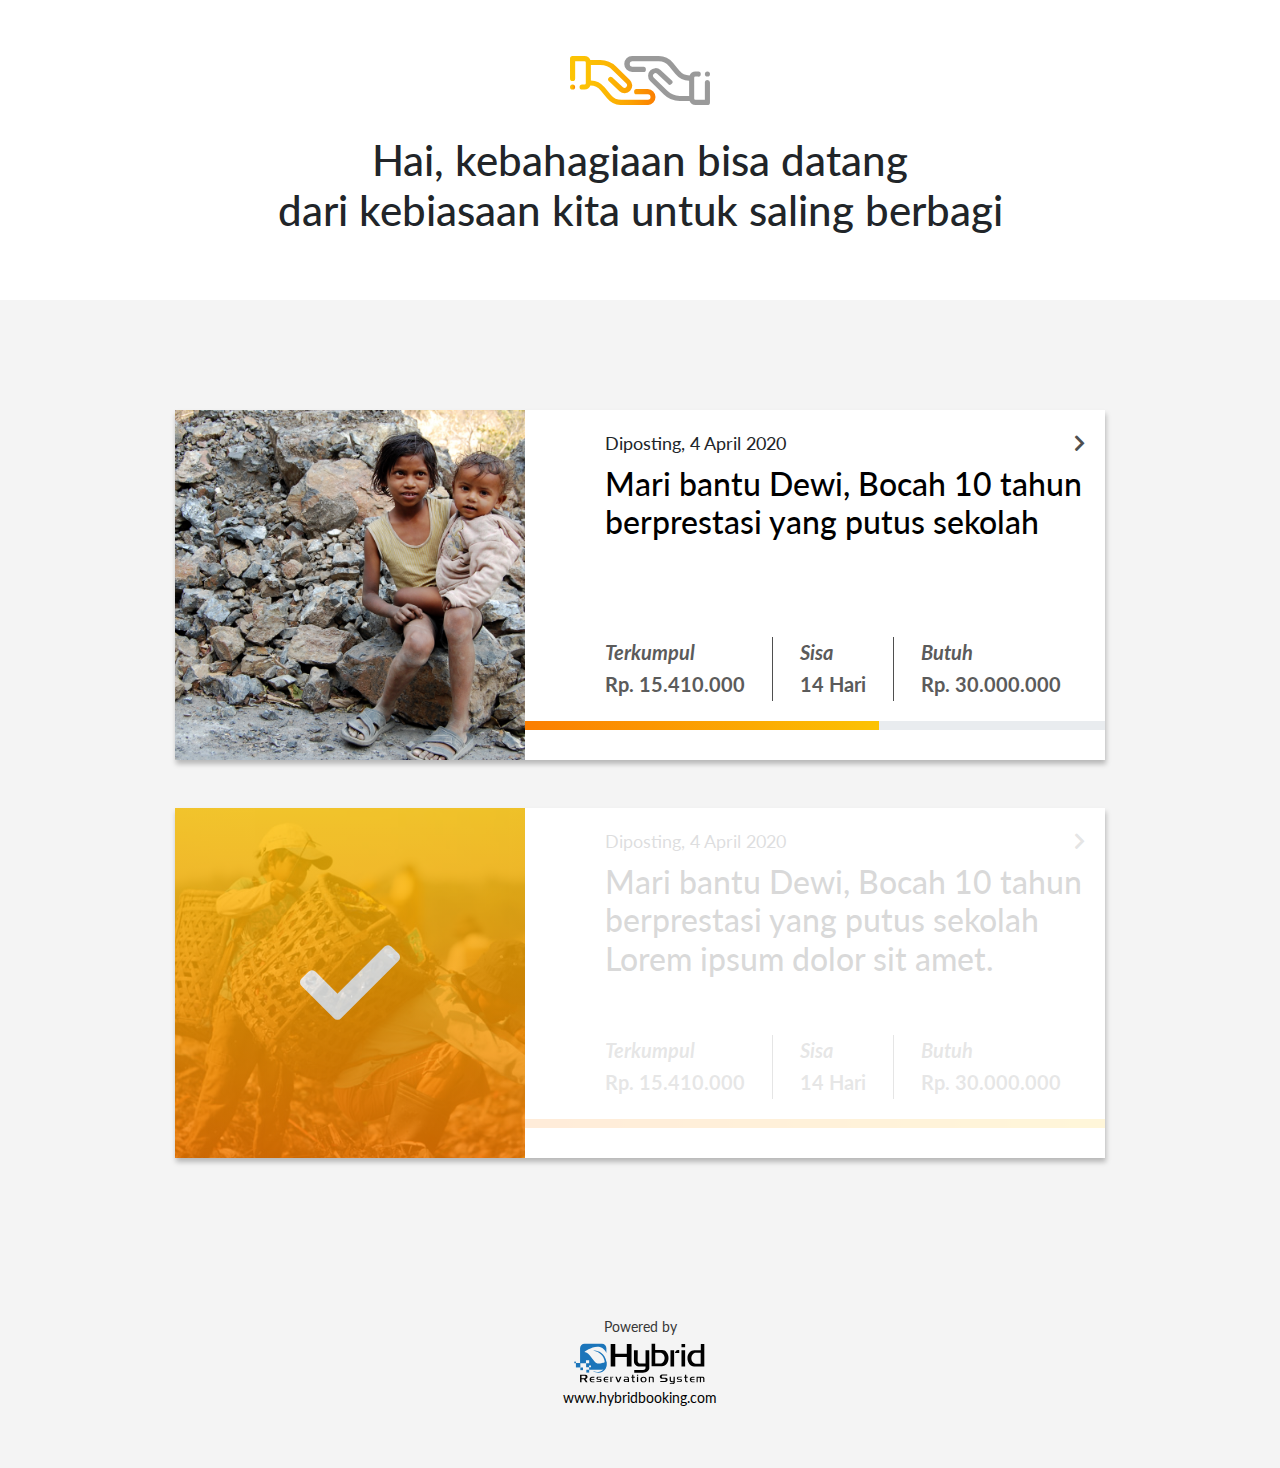
<file: index.html>
<!DOCTYPE html>
<html lang="en">
<head>
    <meta charset="UTF-8">
    <meta name="viewport" content="width=device-width, initial-scale=1.0">
    <title>Index</title>
    <link rel="stylesheet" href="assets/css/bootstrap.min.css">
    <link rel="stylesheet" href="https://cdnjs.cloudflare.com/ajax/libs/font-awesome/5.13.0/css/all.min.css">
    <link rel="stylesheet" href="assets/css/style.css">
</head>
<body>
    <header>
        <div class="container-fluid">
            <div class="row header-content text-center justify-content-center">
                <div class="col-md-10 col-lg-12 d-flex flex-column justify-content-center">
                    <img class="logo mx-auto" src="assets/img/logo.svg" alt="Logo">
                    <h1>Hai, kebahagiaan bisa datang <br class="hide-xs" /> dari kebiasaan kita untuk saling berbagi</h1>
                </div>
            </div>
        </div>
    </header>

    <main>
        <div class="container-fluid">
            <div class="row justify-content-center">
                <div class="col-sm-10 col-md-9 col-xl-9 col-lg-10">

                    <!-- First Card -->
                    <div class="card mb-5 custom-shadow card-index">
                        <div class="card-img-wrapper">
                            <img class="card-img" src="assets/img/Kids_in_Rishikesh,_India.jpg" alt="Random View">
                            <div class="overlay">
                                <i class="fas fa-check"></i>
                            </div>
                        </div>
                        <div class="card-body">
                            <div class="card-body-inner card-body-inner-index">
                                <a href="deskripsi.html" class="top-right-icon"><i class="fas fa-chevron-right"></i></a>
                                <p class="card-date">Diposting, 4 April 2020</p>
                                <h2 class="card-title card-index-title"><a href="deskripsi.html">Mari bantu Dewi, Bocah 10 tahun berprestasi yang putus sekolah</a></h2>
                                
                                <div class="card-description pr-md-4">
                                    <div>
                                        <p class="font-italic">Terkumpul</p>
                                        <p>Rp. 15.410.000</p>
                                    </div>
                                    <div class="separator"></div>
                                    <div>
                                        <p class="font-italic">Sisa</p>
                                        <p>14 Hari</p>
                                    </div>
                                    <div class="separator"></div>
                                    <div>
                                        <p class="font-italic">Butuh</p>
                                        <p>Rp. 30.000.000</p>
                                    </div>
                                </div>
                            </div>
                            <div class="progress">
                                <div class="progress-bar" style="width:61%"></div>
                            </div>
                        </div>
                    </div><!-- /.card -->

                    <div class="card mb-5 custom-shadow card-index completed">
                        <div class="card-img-wrapper">
                            <img class="card-img" src="assets/img/Masyarakat-Miskin-1.jpg" alt="Random View">
                            <div class="overlay">
                                <i class="fas fa-check"></i>
                            </div>
                        </div>
                        <div class="card-body">
                            <div class="card-body-inner card-body-inner-index">
                                <a href="deskripsi.html" class="top-right-icon"><i class="fas fa-chevron-right"></i></a>
                                <p class="card-date">Diposting, 4 April 2020</p>
                                <h2 class="card-title card-index-title"><a href="deskripsi.html">Mari bantu Dewi, Bocah 10 tahun berprestasi yang putus sekolah Lorem ipsum dolor sit amet.</a></h2>
                                
                                <div class="card-description pr-md-4">
                                    <div>
                                        <p class="font-italic">Terkumpul</p>
                                        <p>Rp. 15.410.000</p>
                                    </div>
                                    <div class="separator"></div>
                                    <div>
                                        <p class="font-italic">Sisa</p>
                                        <p>14 Hari</p>
                                    </div>
                                    <div class="separator"></div>
                                    <div>
                                        <p class="font-italic">Butuh</p>
                                        <p>Rp. 30.000.000</p>
                                    </div>
                                </div>
                            </div>
                            <div class="progress">
                                <div class="progress-bar" style="width:100%"></div>
                            </div>
                        </div>
                    </div><!-- /.card -->

                </div>
            </div>
        </div>
    </main>

    <footer class="text-center">
        <p>Powered by</p>
        <img class="hybrid-logo" src="assets/img/hybrid-17.svg" alt="Hybird logo">
        <p><a href="https://www.hybridbooking.com/">www.hybridbooking.com</a></p>
    </footer>

    <script src="assets/js/jquery.min.js"></script>
    <script src="assets/js/bootstrap.min.js"></script>
    <script src="assets/js/script.js"></script>
</body>
</html>
</file>
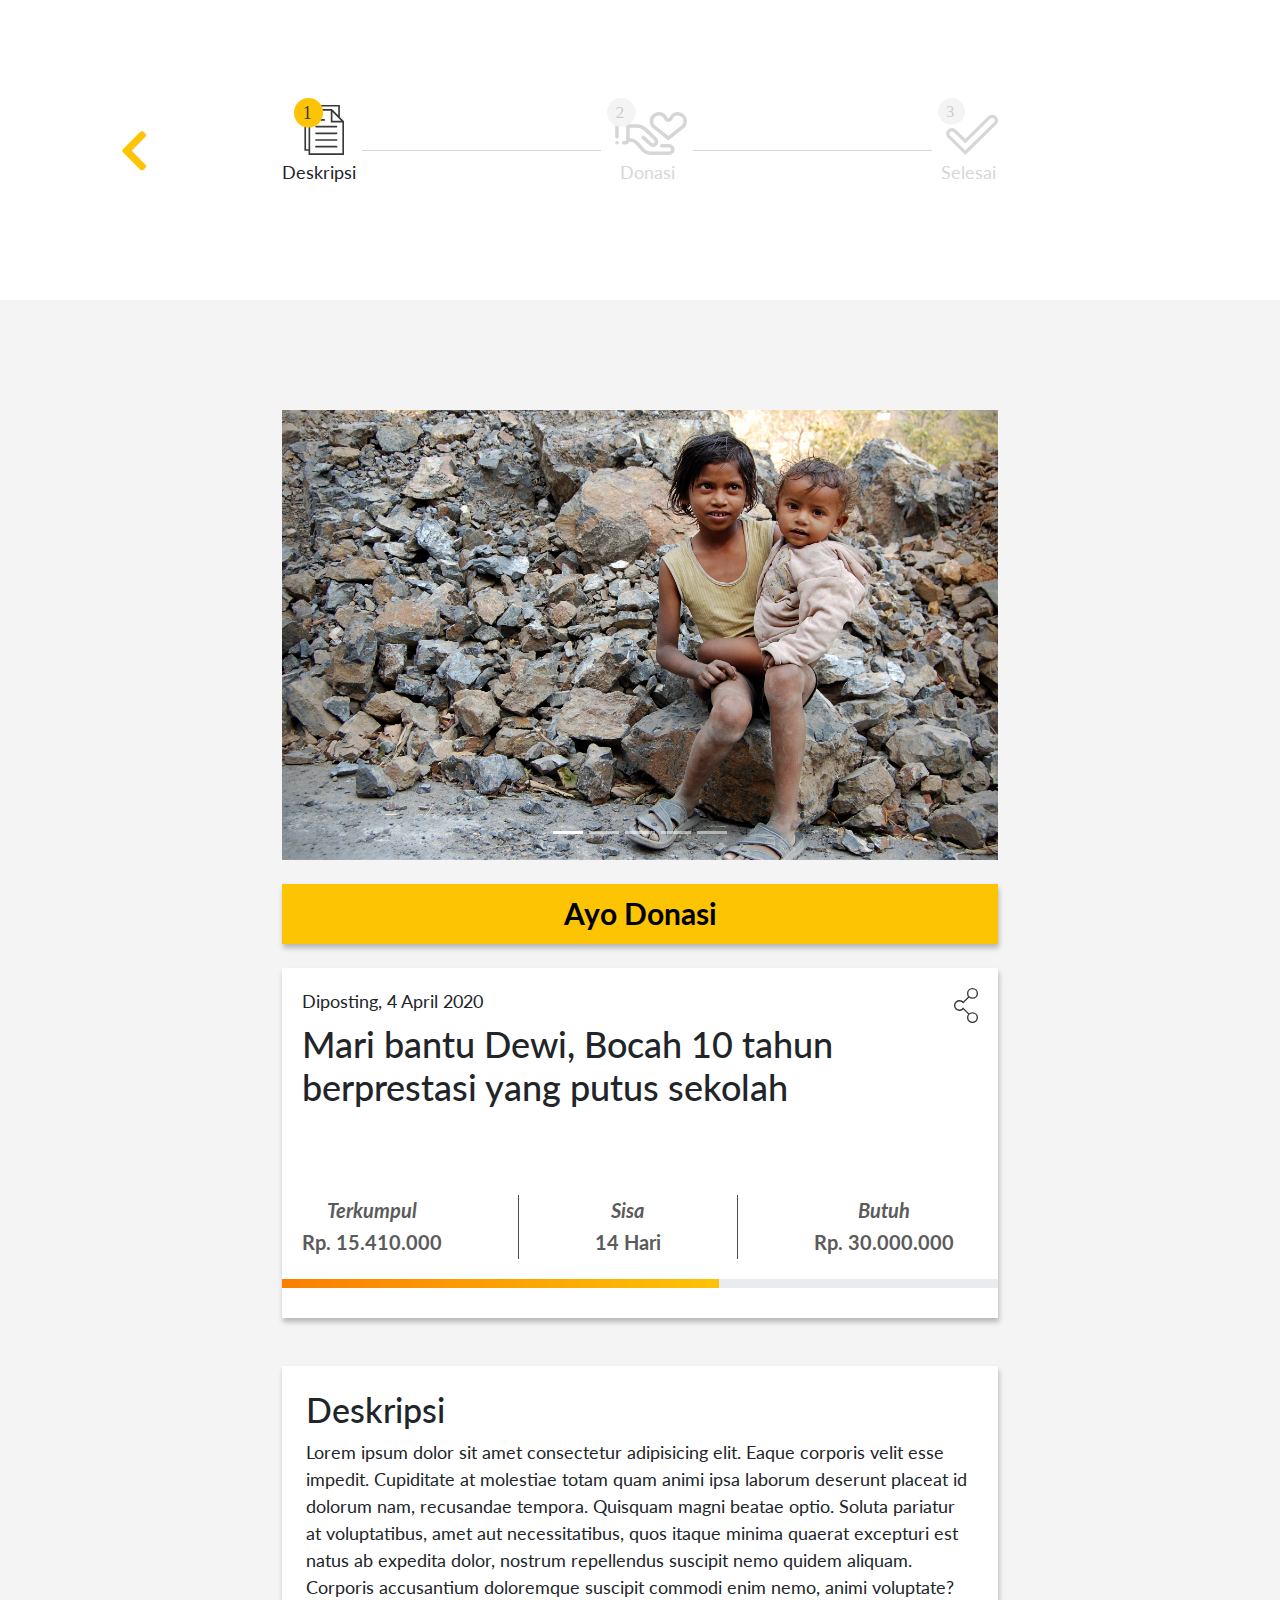
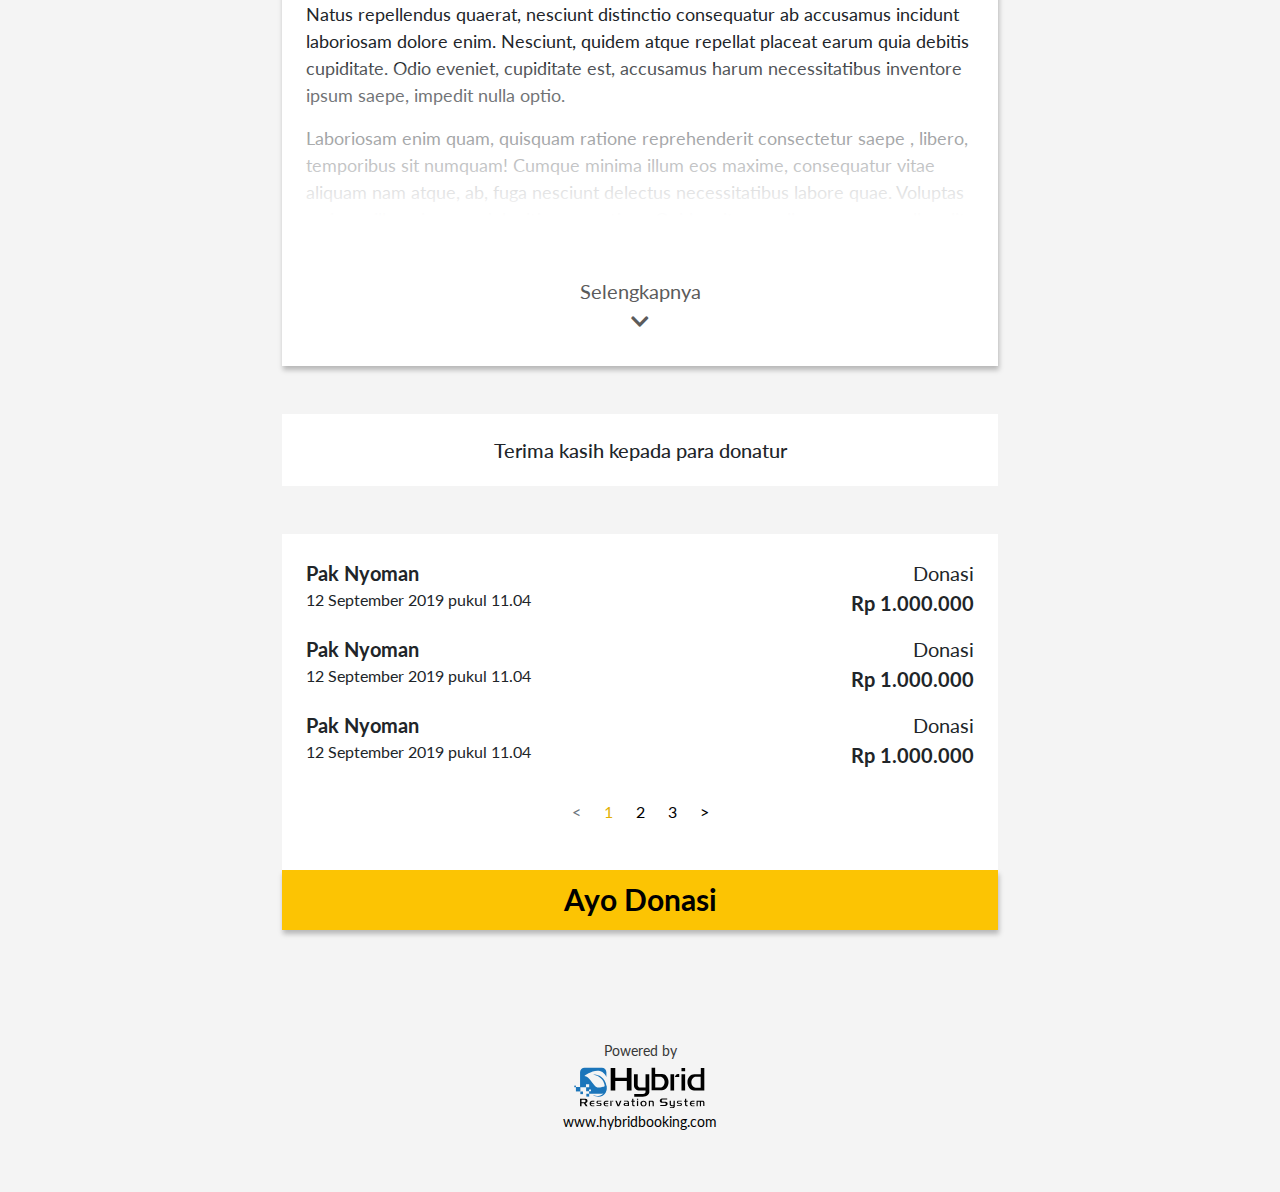
<file: deskripsi.html>
<!DOCTYPE html>
<html lang="en">
<head>
    <meta charset="UTF-8">
    <meta name="viewport" content="width=device-width, initial-scale=1.0">
    <title>Description</title>
    <link rel="stylesheet" href="assets/css/bootstrap.min.css">
    <link rel="stylesheet" href="https://cdnjs.cloudflare.com/ajax/libs/font-awesome/5.13.0/css/all.min.css">
    <link rel="stylesheet" href="assets/css/style.css">
</head>
<body>

    <header>
        <div class="container-fluid">
            <div class="row header-content text-center justify-content-center">
                <a href="index.html" class="back-button-header"><i class="fas fa-chevron-left"></i></a>
                <div class="col-lg-7 col-md-8 col-sm-10 d-flex flex-row justify-content-center align-items-center">
                    <div class="header-icon">
                        <img id="icon-deskripsi" class="mb-1" src="assets/img/deskripsi-on.svg" alt="Paper">
                        <p>Deskripsi</p>
                    </div>
                    <span class="line disabled"></span>
                    <div class="header-icon disabled">
                        <img id="icon-donasi" class="mb-1" src="assets/img/donasi-off.svg" alt="Hands and heart" >
                        <p>Donasi</p>
                    </div>
                    <span class="line disabled"></span>
                    <div class="header-icon disabled">
                        <img id="icon-selesai" class="mb-1" src="assets/img/selesai-off.svg" alt="Check sign" >
                        <p>Selesai</p>
                    </div>
                </div>
            </div>
        </div>
    </header>

    <main class="container-fluid deskripsi">
        <div class="row justify-content-center text-center">
            <div class="col-xl-7 col-lg-8 col-md-9 col-sm-10">

                <div id="demo" class="carousel slide" data-ride="carousel">

                    <!-- Indicators -->
                    <ul class="carousel-indicators">
                        <li data-target="#demo" data-slide-to="0" class="active"></li>
                        <li data-target="#demo" data-slide-to="1"></li>
                        <li data-target="#demo" data-slide-to="2"></li>
                        <li data-target="#demo" data-slide-to="3"></li>
                        <li data-target="#demo" data-slide-to="4"></li>
                    </ul>
                    
                    <!-- The slideshow -->
                    <div class="carousel-inner">
                        <div class="carousel-item active">
                            <img src="assets/img/Kids_in_Rishikesh,_India.jpg" alt="Kids in India">
                        </div>
                        <div class="carousel-item">
                            <img src="assets/img/IMG-20190509-WA0017.jpg" alt="Kids in India">
                        </div>
                        <div class="carousel-item">
                            <img src="assets/img/Jakarta_slumlife16.jpeg" alt="Kids in India">
                        </div>
                        <div class="carousel-item">
                            <img src="assets/img/Masyarakat-Miskin-1.jpg" alt="Kids in India">
                        </div>
                        <div class="carousel-item">
                            <img src="assets/img/IMG-20181214-WA0021.jpg" alt="Kids in India">
                        </div>
                    </div>
                    
                    <!-- Left and right controls -->
                    <a class="carousel-control-prev" href="#demo" data-slide="prev">
                        <span class="carousel-control-prev-icon"></span>
                    </a>
                    <a class="carousel-control-next" href="#demo" data-slide="next">
                        <span class="carousel-control-next-icon"></span>
                    </a>
                    
                </div><!-- /carousel -->

                <a href="donasi.html" class="btn btn-primary btn-block btn-lg my-4 custom-shadow">Ayo Donasi</a>

                <div class="card mb-5 custom-shadow card-index">

                    <div class="card-body">
                        <div class="card-body-inner">
                            <a href="#" class="top-right-icon">
                                <img class="top-right-img" src="assets/img/share.svg" alt="Share icon">
                            </a>
                            <p class="card-date text-left">Diposting, 4 April 2020</p>
                            <h2 class="card-title text-left card-index-title card-title-desc">Mari bantu Dewi, Bocah 10 tahun berprestasi yang putus sekolah</h2>
                            
                            <div class="card-description pr-md-4">
                                <div>
                                    <p class="font-italic">Terkumpul</p>
                                    <p>Rp. 15.410.000</p>
                                </div>
                                <div class="separator"></div>
                                <div>
                                    <p class="font-italic">Sisa</p>
                                    <p>14 Hari</p>
                                </div>
                                <div class="separator"></div>
                                <div>
                                    <p class="font-italic">Butuh</p>
                                    <p>Rp. 30.000.000</p>
                                </div>
                            </div>
                        </div>
                        <div class="progress">
                            <div class="progress-bar" style="width:61%"></div>
                        </div>
                    </div>
                </div><!-- /.card -->

                <!-- DEKSRIPSI CARD -->
                <div class="card p-4 custom-shadow mb-5 deskripsi shrinked">
                    <div class="card-body">
                        <h3 class="text-left">Deskripsi</h3>
                        <p class="card-text text-left">
                            Lorem ipsum dolor sit amet consectetur adipisicing elit. Eaque corporis velit esse impedit. Cupiditate at molestiae totam quam animi ipsa laborum deserunt placeat id dolorum nam, recusandae tempora. Quisquam magni beatae optio. Soluta pariatur at voluptatibus, amet aut necessitatibus, quos itaque minima quaerat excepturi est natus ab expedita dolor, nostrum repellendus suscipit nemo quidem aliquam. Corporis accusantium doloremque suscipit commodi enim nemo, animi voluptate? Natus repellendus quaerat, nesciunt distinctio consequatur ab accusamus incidunt laboriosam dolore enim. Nesciunt, quidem atque repellat placeat earum quia debitis cupiditate. Odio eveniet, cupiditate est, accusamus harum necessitatibus inventore ipsum saepe, impedit nulla optio.
                        </p>
                        <p class="card-text text-left">
                            Laboriosam enim quam, quisquam ratione reprehenderit consectetur saepe , libero, temporibus sit numquam! Cumque minima illum eos maxime, consequatur vitae aliquam nam atque, ab, fuga nesciunt delectus necessitatibus labore quae. Voluptas maiores illo quisquam deleniti accusantium. Quidem itaque ullam cumque nulla odit culpa non quis amet aspernatur laborum provident autem voluptatibus ipsa ipsum, dicta, ut illum quam porro quos nihil velit atque iusto neque? Tenetur accusamus quis consectetur quaerat eligendi iste quos vitae quibusdam repellendus eos et beatae itaque dolor inventore suscipit porro dolores nisi consequatur doloribus, ea voluptatem.
                        </p>
                    </div>
                    <div class="deskripsi-overlay">
                        <p id="selengkapnya" class="text-gray">
                            Selengkapnya<br/>
                            <i class="fas fa-chevron-down"></i>    
                        </p>
                    </div>
                </div><!-- /card -->

                <div class="card p-4 mb-5">
                    <div class="card-body">
                        <h5 class="card-text">Terima kasih kepada para donatur</h5>
                    </div>
                </div><!-- /card -->

                <div class="card p-4">
                    <div class="card-body">
                        <div class="row mb-3">
                            <div class="col-sm-8 text-left">
                                <p class="text-donation-donor">Pak Nyoman</p>
                                <p class="text-donation-date">12 September 2019 pukul 11.04</p>
                            </div>
                            <div class="col-sm-4 text-sm-right text-left">
                                <p class="text-donation-donasi">Donasi</p>
                                <p class="text-donation-amount">Rp 1.000.000</p>
                            </div>
                        </div><!-- /.row donor-->
                        <hr class="d-sm-none">
                        <div class="row mb-3">
                            <div class="col-sm-8 text-left">
                                <p class="text-donation-donor">Pak Nyoman</p>
                                <p class="text-donation-date">12 September 2019 pukul 11.04</p>
                            </div>
                            <div class="col-sm-4 text-sm-right text-left">
                                <p class="text-donation-donasi">Donasi</p>
                                <p class="text-donation-amount">Rp 1.000.000</p>
                            </div>
                        </div><!-- /.row donor-->
                        <hr class="d-sm-none">
                        <div class="row mb-3">
                            <div class="col-sm-8 text-left">
                                <p class="text-donation-donor">Pak Nyoman</p>
                                <p class="text-donation-date">12 September 2019 pukul 11.04</p>
                            </div>
                            <div class="col-sm-4 text-sm-right text-left">
                                <p class="text-donation-donasi">Donasi</p>
                                <p class="text-donation-amount">Rp 1.000.000</p>
                            </div>
                        </div><!-- /.row donor-->
                        <hr class="d-sm-none">

                        <ul class="pagination justify-content-center mt-4">
                            <li class="page-item disabled"><a class="page-link" href="#">&lt;</a></li>
                            <li class="page-item active"><a class="page-link" href="#">1</a></li>
                            <li class="page-item"><a class="page-link" href="#">2</a></li>
                            <li class="page-item"><a class="page-link" href="#">3</a></li>
                            <li class="page-item"><a class="page-link" href="#">&gt;</a></li>
                          </ul>
                    </div><!-- /card-body -->
                </div><!-- /card -->

                <a href="donasi.html" class="btn btn-primary btn-block btn-lg custom-shadow">Ayo Donasi</a>

            </div>
        </div>
    </main>

    <footer class="text-center">
        <p>Powered by</p>
        <img class="hybrid-logo" src="assets/img/hybrid-17.svg" alt="Hybird logo">
        <p><a href="https://www.hybridbooking.com/">www.hybridbooking.com</a></p>
    </footer>

    <script src="assets/js/jquery.min.js"></script>
    <script src="assets/js/bootstrap.min.js"></script>
    <script src="assets/js/script.js"></script>
</body>
</html>
</file>
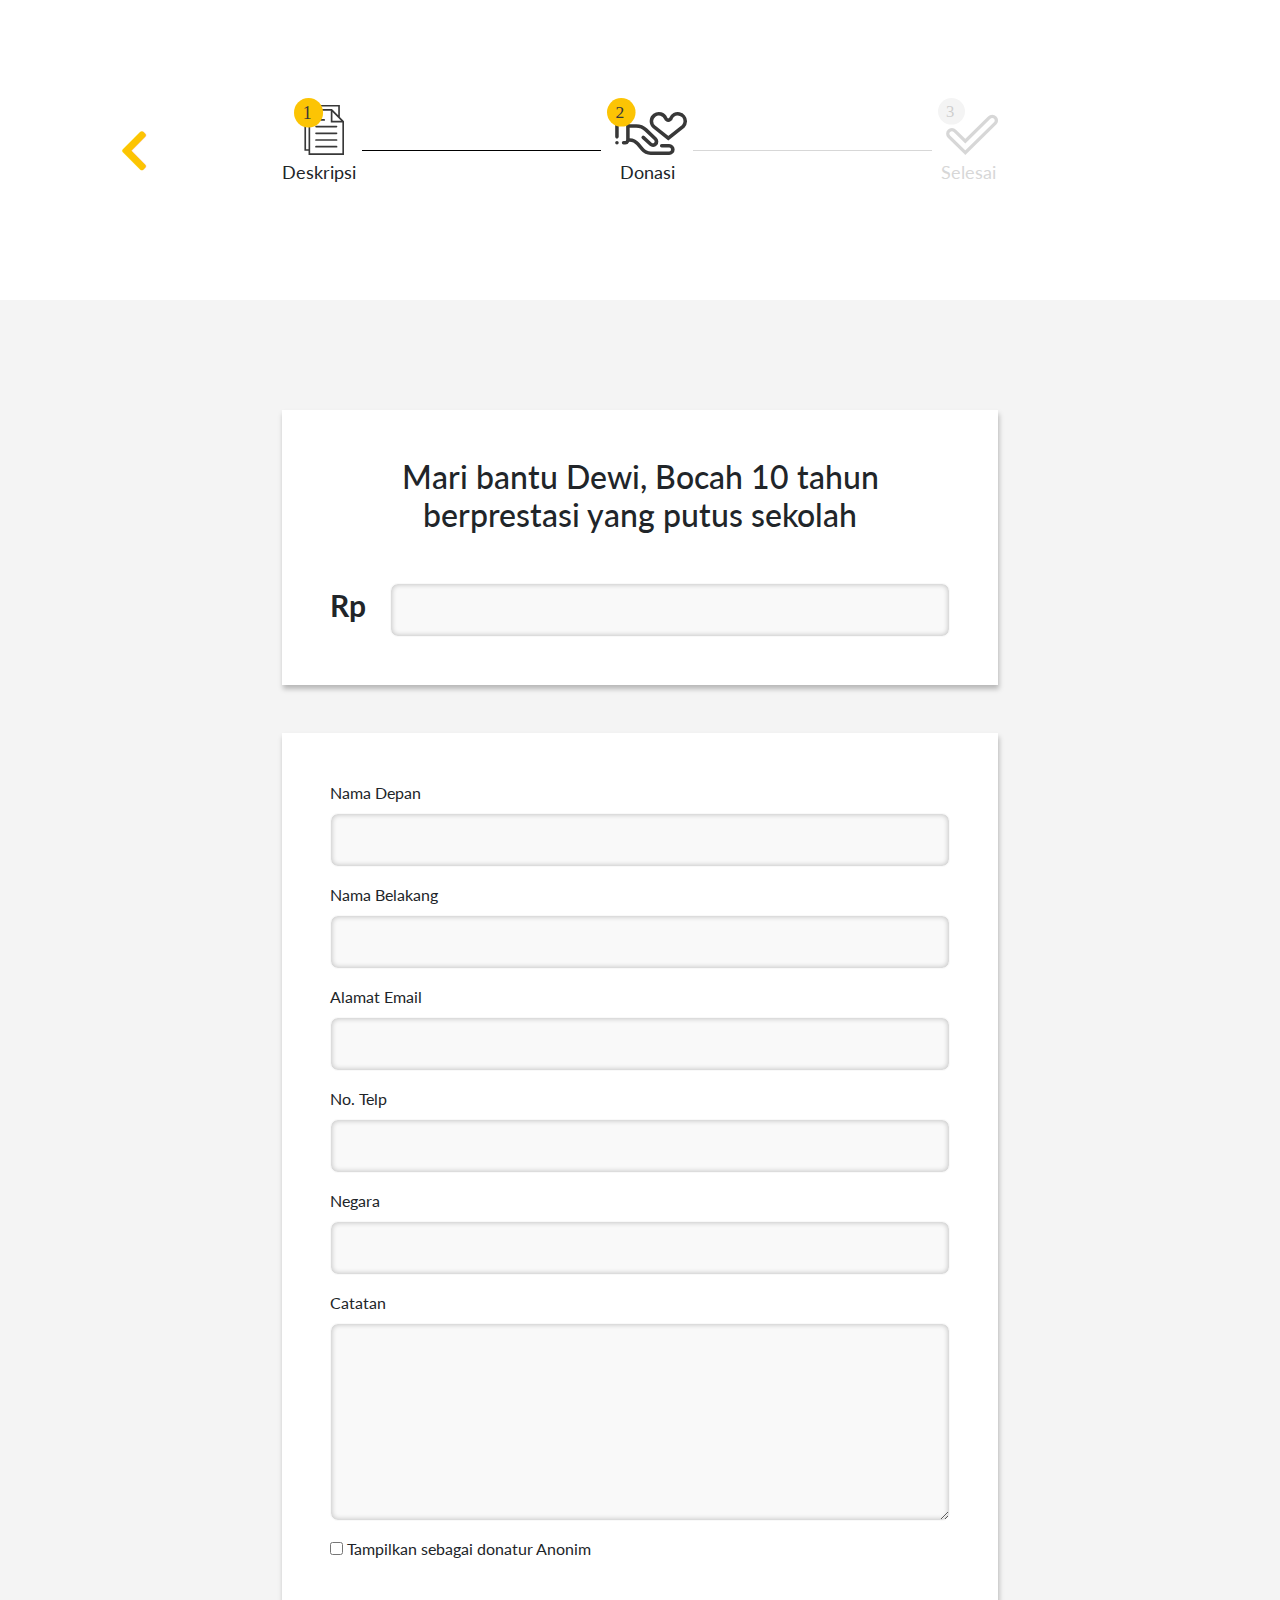
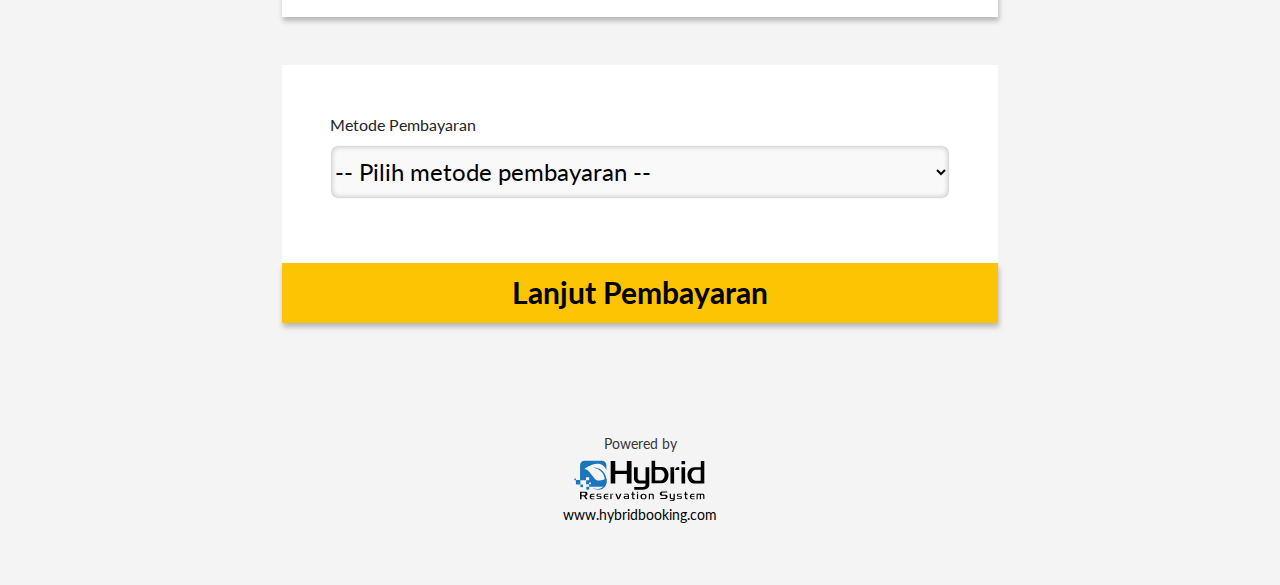
<file: donasi.html>
<!DOCTYPE html>
<html lang="en">
<head>
    <meta charset="UTF-8">
    <meta name="viewport" content="width=device-width, initial-scale=1.0">
    <title>Description</title>
    <link rel="stylesheet" href="assets/css/bootstrap.min.css">
    <link rel="stylesheet" href="https://cdnjs.cloudflare.com/ajax/libs/font-awesome/5.13.0/css/all.min.css">
    <link rel="stylesheet" href="assets/css/style.css">
</head>
<body>

    <header>
        <div class="container-fluid">
            <div class="row header-content text-center justify-content-center">
                <a href="deskripsi.html" class="back-button-header"><i class="fas fa-chevron-left"></i></a>
                <div class="col-lg-7 col-md-8 col-sm-10 d-flex flex-row justify-content-center align-items-center">
                    <div class="header-icon">
                        <img id="icon-deskripsi" class="mb-1" src="assets/img/deskripsi-on.svg" alt="Paper">
                        <p>Deskripsi</p>
                    </div>
                    <span class="line"></span>
                    <div class="header-icon">
                        <img id="icon-donasi" class="mb-1" src="assets/img/donasi-on.svg" alt="Hands and heart" >
                        <p>Donasi</p>
                    </div>
                    <span class="line disabled"></span>
                    <div class="header-icon disabled">
                        <img id="icon-selesai" class="mb-1" src="assets/img/selesai-off.svg" alt="Check sign" >
                        <p>Selesai</p>
                    </div>
                </div>
            </div>
        </div>
    </header>

    <main class="container-fluid donation">
        <div class="row justify-content-center text-center">
            <div class="col-lg-7 col-md-9 col-sm-10">

                <form action="selesai.html" id="donation_form" method="GET"></form>

                <div class="card custom-shadow mb-5">
                    <div class="card-body p-sm-5 p-3">
                        <h2 class="card-title">Mari bantu Dewi, Bocah 10 tahun berprestasi yang putus sekolah</h2>
                        <div class="d-flex flex-row mt-5 text-left">
                            <label for="amount" id="label-amount" form="donation_form">Rp </label>
                            <input type="number" name="amount" id="amount" form="donation_form">
                        </div>
                    </div>
                </div>

                <div class="card p-sm-5 text-left mb-5 custom-shadow p-3">
                    <div class="card-body">
                        <div class="d-flex flex-column mb-3">
                            <label for="first_name" form="donation_form">Nama Depan</label>
                            <input type="text" name="first_name" id="first_name" form="donation_form">
                        </div>
                        <div class="d-flex flex-column mb-3">
                            <label for="last_name" form="donation_form">Nama Belakang</label>
                            <input type="text" name="last_name" id="last_name" form="donation_form">
                        </div>
                        <div class="d-flex flex-column mb-3">
                            <label for="email" form="donation_form">Alamat Email</label>
                            <input type="email" name="email" id="email" form="donation_form">
                        </div>
                        <div class="d-flex flex-column mb-3">
                            <label for="phone" form="donation_form">No. Telp</label>
                            <input type="text" name="phone" id="phone" form="donation_form">
                        </div>
                        <div class="d-flex flex-column mb-3">
                            <label for="country" form="donation_form">Negara</label>
                            <input type="text" name="country" id="country" form="donation_form">
                        </div>
                        <div class="d-flex flex-column mb-3">
                            <label for="remarks" form="donation_form">Catatan</label>
                            <textarea name="remarks" id="remarks" cols="30" rows="5" form="donation_form"></textarea>
                        </div>
                        <div class="">
                            <input type="checkbox" name="is_anonymous" id="is_anonymous" form="donation_form">
                            <label for="is_anonymous" form="donation_form" class="noselect">Tampilkan sebagai donatur Anonim</label>
                        </div>
                    </div>
                </div><!-- /card -->

                <div class="card p-3 p-sm-5 text-left">
                    <div class="card-body">
                        <div class="d-flex flex-column mb-3">
                            <label for="payment_method" form="donation_form" form="donation_form">Metode Pembayaran</label>
                            <select name="payment_method" id="payment_method" form="donation_form">
                                <option value="">-- Pilih metode pembayaran --</option>
                                <option value="method_1">Method 1</option>
                                <option value="method_2">Method 2</option>
                                <option value="method_3">Method 3</option>
                                <option value="method_4">Method 4</option>
                            </select>
                        </div>
                    </div>
                </div><!-- /card -->
                <button class="btn btn-primary btn-block btn-lg custom-shadow" type="submit" form="donation_form">Lanjut Pembayaran</button>
            </div>
        </div>
    </main>

    <footer class="text-center">
        <p>Powered by</p>
        <img class="hybrid-logo" src="assets/img/hybrid-17.svg" alt="Hybird logo">
        <p><a href="https://www.hybridbooking.com/">www.hybridbooking.com</a></p>
    </footer>

    <script src="assets/js/jquery.min.js"></script>
    <script src="assets/js/bootstrap.min.js"></script>
    <script src="assets/js/script.js"></script>
</body>
</html>
</file>
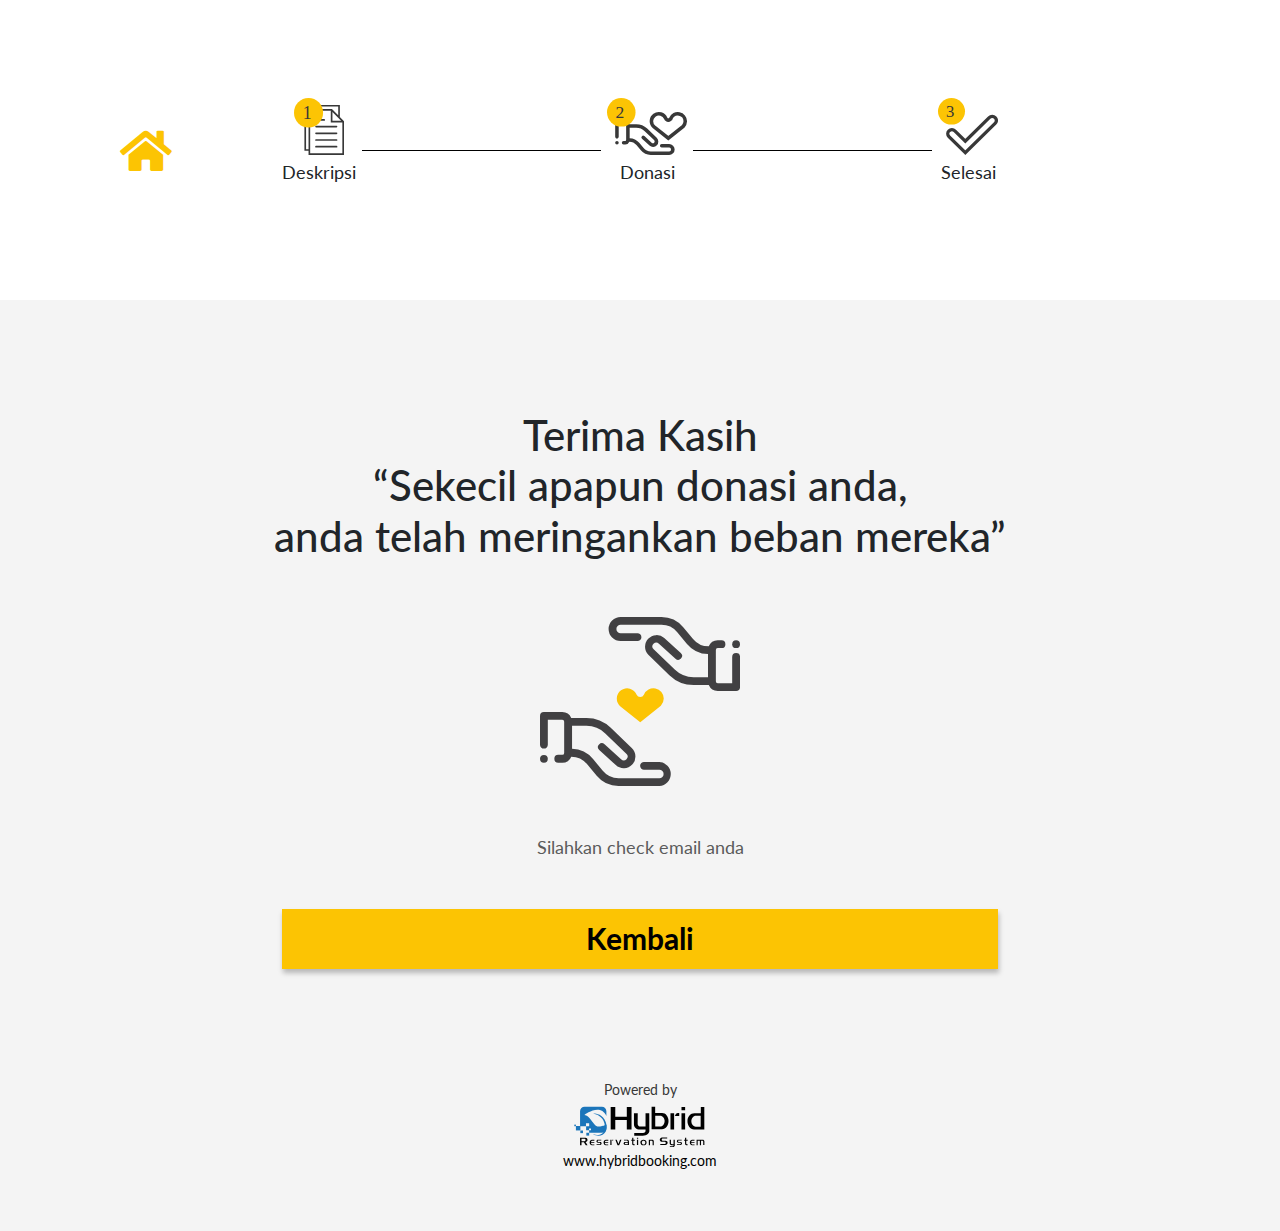
<file: selesai.html>
<!DOCTYPE html>
<html lang="en">
<head>
    <meta charset="UTF-8">
    <meta name="viewport" content="width=device-width, initial-scale=1.0">
    <title>Description</title>
    <link rel="stylesheet" href="assets/css/bootstrap.min.css">
    <link rel="stylesheet" href="https://cdnjs.cloudflare.com/ajax/libs/font-awesome/5.13.0/css/all.min.css">
    <link rel="stylesheet" href="assets/css/style.css">
</head>
<body>

    <header>
        <div class="container-fluid">
            <div class="row header-content text-center justify-content-center">
                <a href="index.html" class="back-button-header"><i class="fas fa-home"></i></a>
                <div class="col-md-8 col-lg-7 col-sm-10 d-flex flex-row justify-content-center align-items-center">
                    <div class="header-icon">
                        <img id="icon-deskripsi" class="mb-1" src="assets/img/deskripsi-on.svg" alt="Paper">
                        <p>Deskripsi</p>
                    </div>
                    <span class="line"></span>
                    <div class="header-icon">
                        <img id="icon-donasi" class="mb-1" src="assets/img/donasi-on.svg" alt="Hands and heart" >
                        <p>Donasi</p>
                    </div>
                    <span class="line"></span>
                    <div class="header-icon">
                        <img id="icon-selesai" class="mb-1" src="assets/img/selesai-on.svg" alt="Check sign" >
                        <p>Selesai</p>
                    </div>
                </div>
            </div>
        </div>
    </header>

    <main class="container-fluid selesai">
        <div class="row justify-content-center">
            <div class="col-lg-12 col-md-10">
                <h1 class="text-center">Terima Kasih<br class="hide-xs"/> “Sekecil apapun donasi anda,<br class="hide-xs"/> anda telah meringankan beban mereka”</h1>
            </div>
        </div>

        <div class="row justify-content-center text-center">
            <div class="col-lg-7 col-md-9 col-sm-10 ">
                <img class="thank-img my-5" src="assets/img/thank.svg" alt="Thank you">
                <p class="mb-5 text-gray">Silahkan check email anda</p>
                <a href="index.html" class="btn btn-primary btn-block btn-lg custom-shadow">Kembali</a>
            </div>
        </div>
    </main>

    <footer class="text-center">
        <p>Powered by</p>
        <img class="hybrid-logo" src="assets/img/hybrid-17.svg" alt="Hybird logo">
        <p><a href="https://www.hybridbooking.com/">www.hybridbooking.com</a></p>
    </footer>

    <script src="assets/js/jquery.min.js"></script>
    <script src="assets/js/bootstrap.min.js"></script>
    <script src="assets/js/script.js"></script>
</body>
</html>
</file>
<file: assets/css/style.css>
@import url('https://fonts.googleapis.com/css?family=Lato&display=swap');

:root {
    --primary-color: #FCC403;
    --primary-color-hover: #ECB803;
    --text-gray: #5B5B5B;
}

body {
    background-color: #F4F4F4;
    font-family: 'Lato', sans-serif;
}

img {
    width: 100%;
    height: auto;
}

a:link, a:visited {
    color: black;
}

a:hover {
    text-decoration: none;
}

h1 {
    font-size: 42px;
    line-height: 1.2;
}

h3 {
    font-size: 34px;
}

p {
    font-size: 18px;
}

.header-content {
    height: 300px;
    background-color: #ffffff;
    position: relative;
}

.header-content img {
    height: auto;
}

.header-content .back-button-header {
    position: absolute;
    top: 50%;
    left: 120px;
    font-size: 46px;
    transform: translateY(-50%);
    z-index: 1;
    color: var(--primary-color);
    transition: 0.2s;
}

.header-content .back-button-header:hover {
    color: var(--primary-color-hover);
}

.header-content span.line {
    height: 1px;
    background: #000000;
    flex: 1 1 auto;
    margin: 0 6px
}

.header-content span.line.disabled {
    background: #d7d7d7;
}

.header-content .header-icon.disabled p {
    color: #d7d7d7;
}

#icon-deskripsi {
    width: 50px;
}
#icon-donasi {
    width: 80px;
}
#icon-selesai {
    width: 60px;
}

img.logo {
    width: 140px;
    margin-bottom: 30px;
}

main {
    padding: 110px 0;
}

.card {
    display: flex;
    flex-direction: row;
    border-radius: 0;
    border: none;
    /* overflow: hidden; */
}

.custom-shadow {
    -webkit-box-shadow: 1px 4px 5px 0px rgba(0,0,0,0.25);
    -moz-box-shadow: 1px 4px 5px 0px rgba(0,0,0,0.25);
    box-shadow: 1px 4px 5px 0px rgba(0,0,0,0.25);
}
/* 
.card .card-title a:hover {
    color: rgba(251,126,1,1);
} */

.card .card-img {
    width: 100%;
    height: 350px;
    object-fit: cover;
    transform: scale(1.1);
}

.card .card-description {
    display: flex;
    flex-direction: row;
    justify-content: space-between;
    font-weight: bold;
    align-items: stretch;
}

.card .card-description .separator {
    flex: 0 0 1px;
    background: #4f4f4f;
}

.card .card-body {
    padding: 0;
}

.card img.top-right-img {
    width: 24px;
}

.card .card-title-desc {
    font-size: 36px;
}

.card .card-body-inner {
    position: relative;
    padding: 1.25rem;
}

.card .card-body-inner-index {
    padding-left: 5rem;
}

.card .card-body-inner .top-right-icon {
    position: absolute;
    top: 20px;
    right: 20px;
    color: #4f4f4f;
    font-size: 18px;
}

.card .card-description p {
    margin-bottom: 2px;
    font-size: 20px;
    color: #5B5B5B;
}

.card .card-img-wrapper {
    overflow: hidden;
}

.card-index .card-img-wrapper {
    flex: 0 0 350px;
}

.card .card-date {
    font-size: 18px;
    margin-bottom: 8px;
}

.card-index {
    height: 350px;
}

.progress {
    border-radius: 0;
}

.progress .progress-bar {
    background: rgb(251,126,1);
    background: linear-gradient(90deg, rgba(251,126,1,1) 0%, rgba(252,195,4,1) 100%);
}

main .progress {
    height: 9px;
}

.card .card-index-title {
    height: 160px;
}

.card .card-img-wrapper {
    position: relative;
}

.card .card-img-wrapper .overlay {
    display: none;
    position: absolute;
    justify-content: center;
    align-items: center;
    top:0;
    left: 0;
    width: 100%;
    height: 100%;
    background: linear-gradient(0deg, rgba(251,126,1,1) 0%, rgba(252,195,4,1) 100%);
    opacity: .8;
}

.card .card-img-wrapper .overlay .fa-check{
    font-size: 100px;
    color: #ffffff;
}

.card.completed .card-img-wrapper .overlay {
    display: flex;
}

.card .card-body {
    position: relative;
}

.card.completed .card-body::after {
    content: "";
    display: block;
    position: absolute;
    top:0;
    left: 0;
    width: 100%;
    height: 100%;
    background: #ffffff;
    opacity: .85;
}

.donation #label-amount {
    flex: 0 0 60px; 
    font-size: 30px; 
    font-weight: bold;
}

.donation #amount {
    flex: 1 1 auto; 
    text-align: right;
    width: 100%;
}

footer {
    margin-bottom: 60px;
}

footer .hybrid-logo {
    width: 140px;
}

footer p {
    margin-bottom: 2px;
    color: #383838;
    font-size: 14px;
}

footer a {
    color: #383838;
}

.position-relative {
    position: relative;
}

/* Carousel */
.carousel-control-prev {
    background: rgb(0,0,0);
    background: linear-gradient(90deg, rgba(0,0,0,0.4) 0%, rgba(255,255,255, 0) 100%);
}

.carousel-control-next {
    background: rgb(0,0,0);
    background: linear-gradient(90deg, rgba(255,255,255, 0) 0%, rgba(0,0,0,0.4) 100%);
}

/* .carousel-inner {
    height: 400px;
} */

.deskripsi .carousel-item {
    height: 450px;
}

.deskripsi .carousel-item img{
    height: 100%;
    object-fit: cover;
}

.btn {
    font-weight: bold;
}

.btn-primary {
    background-color: var(--primary-color);
    border: 1px solid var(--primary-color);
    color: black;
}

.btn-primary:hover {
    color: black;
    background-color: var(--primary-color-hover);
    border-color: var(--primary-color-hover);
}

.btn-lg {
    border-radius: 0;
    font-size: 1.9rem;
    padding: .2em;
}

.btn-primary:not(:disabled):not(.disabled).active, 
.btn-primary:not(:disabled):not(.disabled):active, 
.show>.btn-primary.dropdown-toggle {
    color: black;
    background-color: var(--primary-color-hover);
    border-color: var(--primary-color-hover);
}


/* DONATION CARD */
.text-donation-donor {
    font-weight: bold;
    font-size: 20px;
    margin-bottom: 0;
}
.text-donation-date {
    margin-bottom: 0;
    font-size: 16px;
}
.text-donation-donasi {
    font-size: 20px;
    margin-bottom: 0;
}
.text-donation-amount {
    font-weight: bold;
    font-size: 20px;
    margin-bottom: 0;
}

/* PAGINATION */
.page-link {
    border: none;
}

.page-item.active .page-link {
    color: #E2B003;
    background-color: #fff;
}

/* DESKRIPSI OVERLAY */
.deskripsi {
    position: relative;
}

.deskripsi.shrinked {
    height: 600px;
    overflow: hidden;
}

.deskripsi-overlay {
    display: flex;
    justify-content: center;
    align-items: flex-end;
    position: absolute;
    bottom: 0;
    left: 0;
    height: 300px;
    width: 100%;
    background: rgb(255,255,255);
    background: linear-gradient(0deg, rgba(255,255,255,1) 0%, rgba(255,255,255,1) 50%, rgba(255,255,255,0.2) 100%);
}

.deskripsi-overlay p {
    cursor: pointer;
    margin-bottom: 30px;
    font-size: 20px;
}

.thank-img {
    width: 200px;
}

.text-gray {
    color: var(--text-gray);
}

/* .donation select {
    -webkit-appearance: none;
    -moz-appearance: none;
    appearance: none;
    position: relative;
} */

.donation select {
    height: 54px;
    font-size: 24px;
    border-radius: 8px;
    border: 1px solid #f9f9f9;
    background-color: #F9F9F9;
    /* font-weight: bold; */
    box-shadow: inset 0px 0px 5px 1px rgba(0, 0, 0, 0.2);
}

.donation input[type="text"],
.donation input[type="email"],
.donation input[type="number"],
.donation textarea {
    font-size: 24px;
    padding: 8px 14px;
    border-radius: 8px;
    border: 1px solid #f9f9f9;
    background-color: #F9F9F9;
    /* font-weight: bold; */
    box-shadow: inset 0px 0px 5px 1px rgba(0, 0, 0, 0.2);
}

.noselect {
    -webkit-touch-callout: none; /* iOS Safari */
      -webkit-user-select: none; /* Safari */
       -khtml-user-select: none; /* Konqueror HTML */
         -moz-user-select: none; /* Old versions of Firefox */
          -ms-user-select: none; /* Internet Explorer/Edge */
              user-select: none; /* Non-prefixed version, currently
                                  supported by Chrome, Opera and Firefox */
}

/* ============== MEDIA QUERY ============= */

/* Medium devices (tablets, less than 992px) */
@media (max-width: 991.98px) {  
    .card {
        flex-direction: column;
    }

    .card-index {
        height: auto;
    }

    .deskripsi .carousel-item {
        height: 400px;
    }

    #icon-deskripsi {
        width: 40px;
    }
    #icon-donasi {
        width: 70px;
    }
    #icon-selesai {
        width: 55px;
    }

    .header-content .back-button-header {
        left: 60px;
        font-size: 35px;
    }

    .text-donation-amount {
        font-size: 18px;
    }
}

/* Small devices (landscape phones, less than 768px) */
@media (max-width: 767.98px) {  
    .deskripsi .carousel-item {
        height: 380px;
    }

    .card .card-body-inner-index {
        padding-left: 1.25rem;
    }

    .text-donation-donor {
        font-size: 16px;
    }
    .text-donation-date {
        font-size: 14px;
    }
    .text-donation-donasi {
        font-size: 16px;
    }
    .text-donation-amount {
        font-size: 16px;
    }

    .header-content .back-button-header {
        top: 10px;
        left: 50%;
        transform: translateX(-50%);
    }

    h1 {
        font-size: 36px;
    }
    h2 {
        font-size: 1.8rem;
    }

    .card .card-date {
        font-size: 16px;
    }

    .card .card-description p {
        font-size: 18px;
    }

    .card .card-title-desc {
        font-size: 30px;
    }

    .card img.top-right-img {
        width: 20px;
    }
}

/* potrait phone (less than 576px)*/
@media (max-width: 575.98px) {  
    h1 {
        font-size: 30px;
    }

    .card .card-title-desc {
        font-size: 28px;
    }

    .card .card-date {
        font-size: 16px;
    }

    .card .card-description p {
        font-size: 16px;
    }

    .hide-xs {
        display: none;
    }

    .deskripsi .carousel-item {
        height: 340px;
    }

    h2 {
        font-size: 1.6rem;
    }

    h3 {
        font-size: 28px;
    }

    #icon-deskripsi {
        width: 32px;
    }
    #icon-donasi {
        width: 56px;
    }
    #icon-selesai {
        width: 40px;
    }

    .header-icon p {
        font-size: 16px;
    }

    p {
        font-size: 16px;
    }

    .text-donation-amount {
        font-size: 14px;
    }
    
}
</file>
